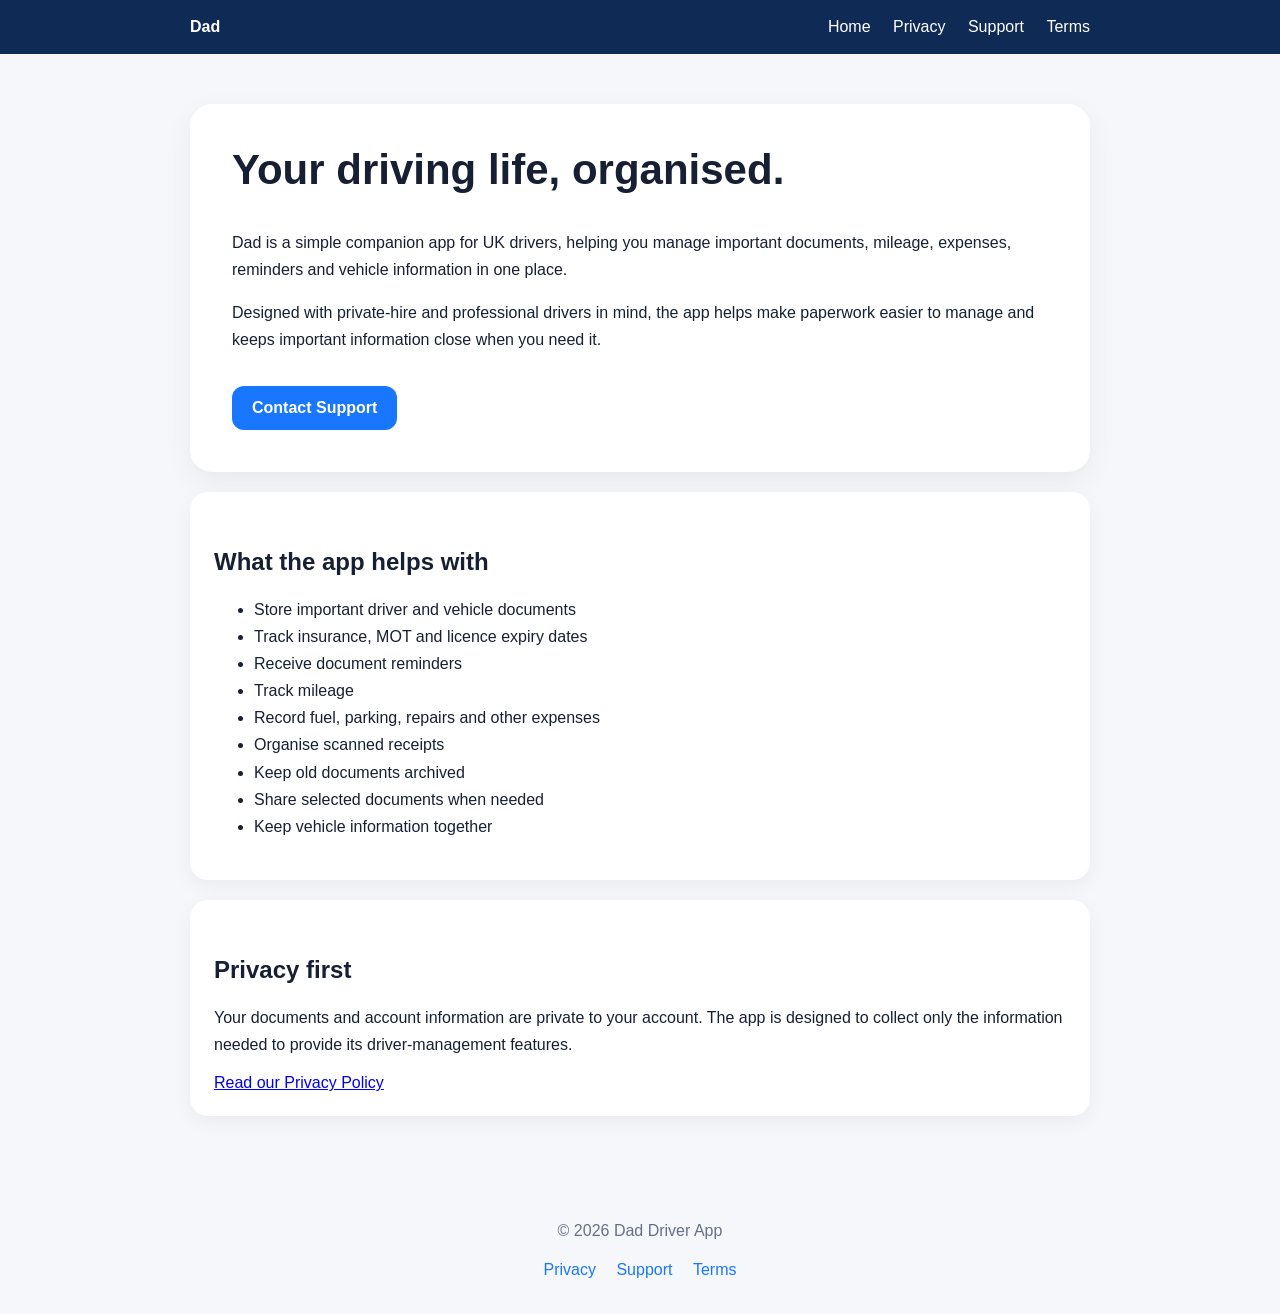
<file: index.html>
<!DOCTYPE html>
<html lang="en">
<head>
    <meta charset="UTF-8">
    <meta name="viewport" content="width=device-width, initial-scale=1.0">

    <title>Dad - Driver Companion</title>

    <link rel="stylesheet" href="style.css">
</head>

<body>

<header>
    <nav>
        <strong>Dad</strong>

        <div>
            <a href="index.html">Home</a>
            <a href="privacy.html">Privacy</a>
            <a href="support.html">Support</a>
            <a href="terms.html">Terms</a>
        </div>
    </nav>
</header>

<main>

    <section class="hero">

        <h1>Your driving life, organised.</h1>

        <p>
            Dad is a simple companion app for UK drivers,
            helping you manage important documents, mileage,
            expenses, reminders and vehicle information in one place.
        </p>

        <p>
            Designed with private-hire and professional drivers in mind,
            the app helps make paperwork easier to manage and keeps
            important information close when you need it.
        </p>

        <a class="button" href="support.html">
            Contact Support
        </a>

    </section>

    <section class="card">

        <h2>What the app helps with</h2>

        <ul>
            <li>Store important driver and vehicle documents</li>
            <li>Track insurance, MOT and licence expiry dates</li>
            <li>Receive document reminders</li>
            <li>Track mileage</li>
            <li>Record fuel, parking, repairs and other expenses</li>
            <li>Organise scanned receipts</li>
            <li>Keep old documents archived</li>
            <li>Share selected documents when needed</li>
            <li>Keep vehicle information together</li>
        </ul>

    </section>

    <section class="card">

        <h2>Privacy first</h2>

        <p>
            Your documents and account information are private to your
            account. The app is designed to collect only the information
            needed to provide its driver-management features.
        </p>

        <a href="privacy.html">
            Read our Privacy Policy
        </a>

    </section>

</main>

<footer>

    <p>
        © 2026 Dad Driver App
    </p>

    <a href="privacy.html">Privacy</a>
    <a href="support.html">Support</a>
    <a href="terms.html">Terms</a>

</footer>

</body>
</html>
</file>
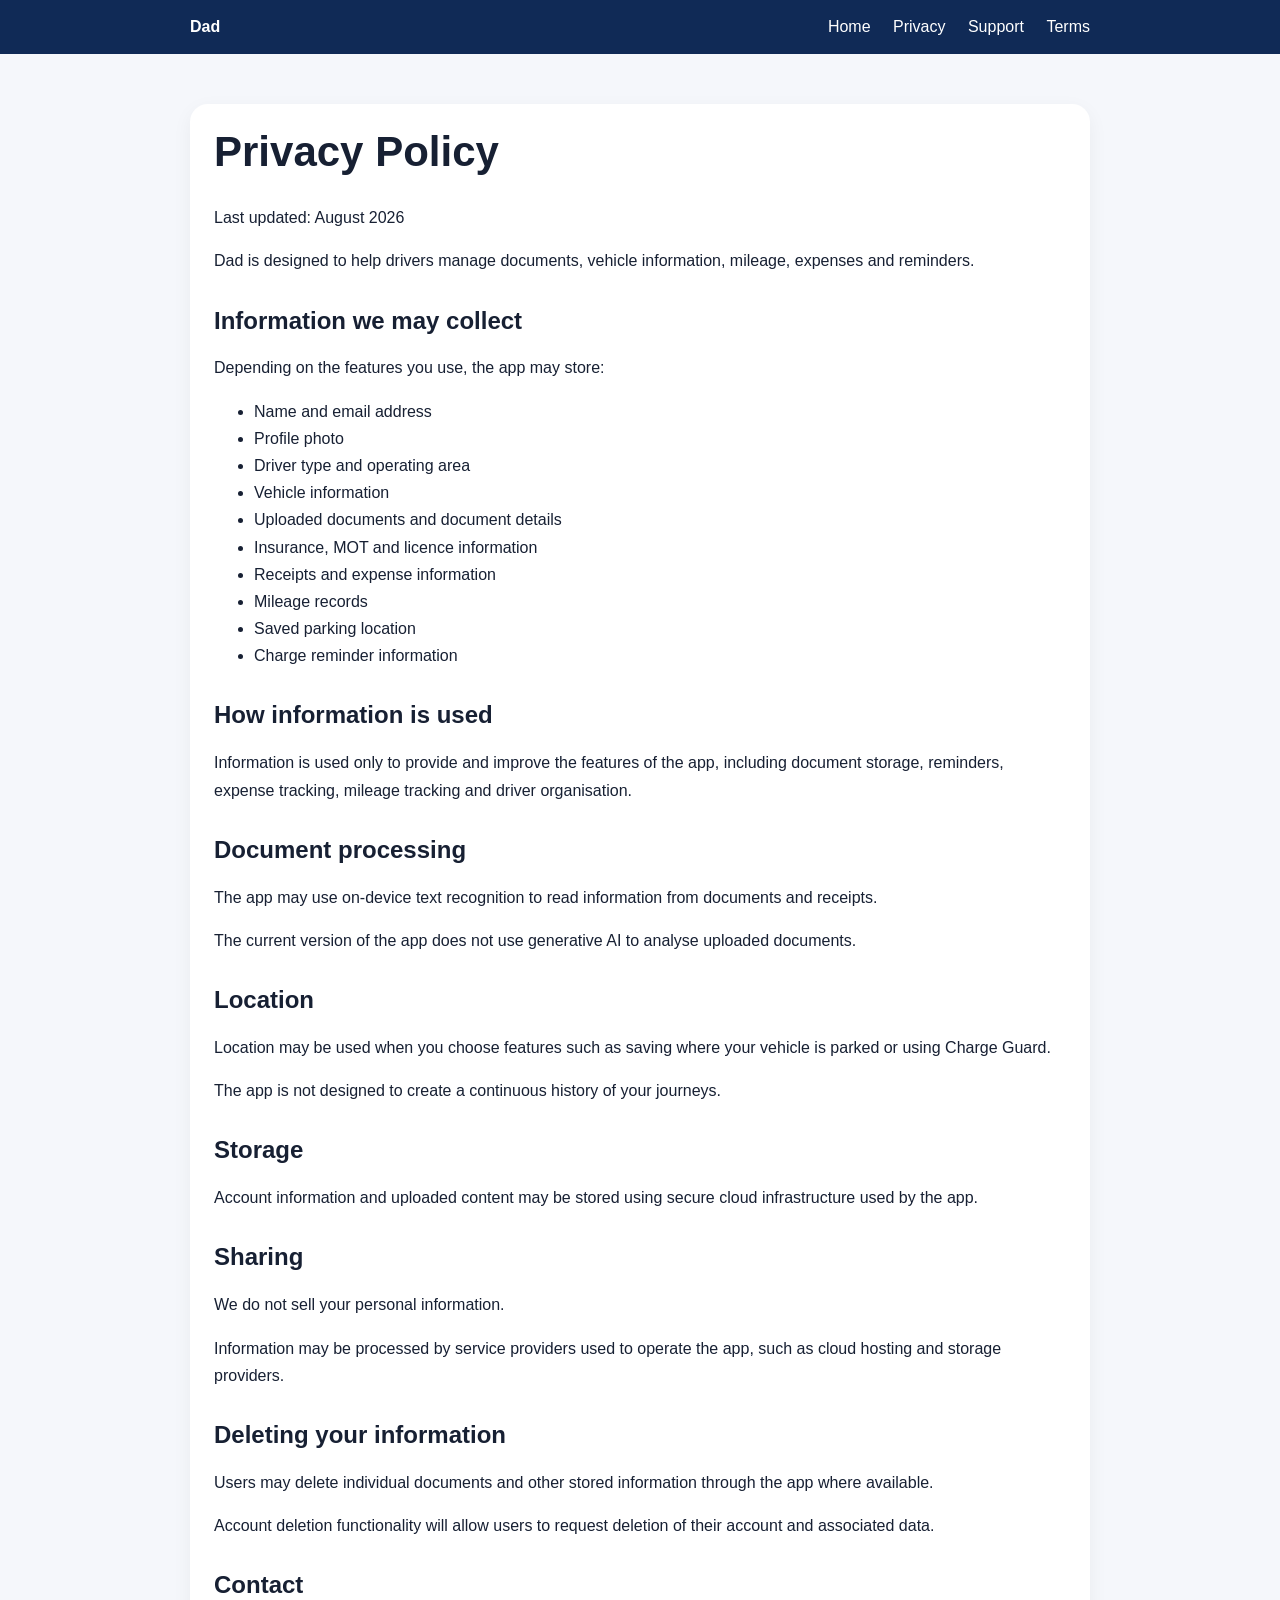
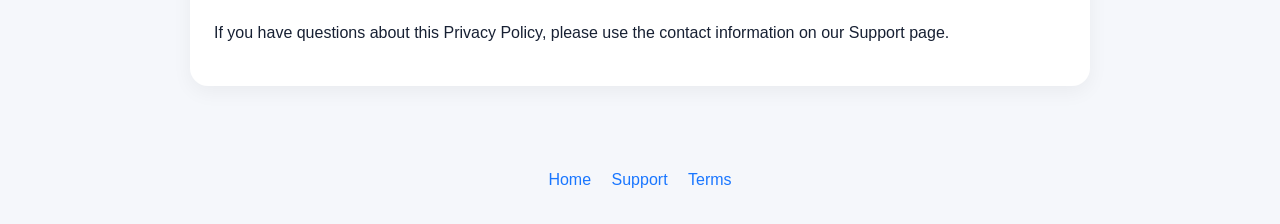
<file: privacy.html>
<!DOCTYPE html>
<html lang="en">
<head>
    <meta charset="UTF-8">
    <meta name="viewport" content="width=device-width, initial-scale=1.0">

    <title>Privacy Policy - Dad</title>

    <link rel="stylesheet" href="style.css">
</head>

<body>

<header>
    <nav>
        <strong>Dad</strong>

        <div>
            <a href="index.html">Home</a>
            <a href="privacy.html">Privacy</a>
            <a href="support.html">Support</a>
            <a href="terms.html">Terms</a>
        </div>
    </nav>
</header>

<main>

    <div class="card">

        <h1>Privacy Policy</h1>

        <p>
            Last updated: August 2026
        </p>

        <p>
            Dad is designed to help drivers manage documents,
            vehicle information, mileage, expenses and reminders.
        </p>

        <h2>Information we may collect</h2>

        <p>
            Depending on the features you use, the app may store:
        </p>

        <ul>
            <li>Name and email address</li>
            <li>Profile photo</li>
            <li>Driver type and operating area</li>
            <li>Vehicle information</li>
            <li>Uploaded documents and document details</li>
            <li>Insurance, MOT and licence information</li>
            <li>Receipts and expense information</li>
            <li>Mileage records</li>
            <li>Saved parking location</li>
            <li>Charge reminder information</li>
        </ul>

        <h2>How information is used</h2>

        <p>
            Information is used only to provide and improve the
            features of the app, including document storage,
            reminders, expense tracking, mileage tracking and
            driver organisation.
        </p>

        <h2>Document processing</h2>

        <p>
            The app may use on-device text recognition to read
            information from documents and receipts.
        </p>

        <p>
            The current version of the app does not use generative AI
            to analyse uploaded documents.
        </p>

        <h2>Location</h2>

        <p>
            Location may be used when you choose features such as
            saving where your vehicle is parked or using Charge Guard.
        </p>

        <p>
            The app is not designed to create a continuous history
            of your journeys.
        </p>

        <h2>Storage</h2>

        <p>
            Account information and uploaded content may be stored
            using secure cloud infrastructure used by the app.
        </p>

        <h2>Sharing</h2>

        <p>
            We do not sell your personal information.
        </p>

        <p>
            Information may be processed by service providers used
            to operate the app, such as cloud hosting and storage
            providers.
        </p>

        <h2>Deleting your information</h2>

        <p>
            Users may delete individual documents and other stored
            information through the app where available.
        </p>

        <p>
            Account deletion functionality will allow users to
            request deletion of their account and associated data.
        </p>

        <h2>Contact</h2>

        <p>
            If you have questions about this Privacy Policy,
            please use the contact information on our Support page.
        </p>

    </div>

</main>

<footer>

    <a href="index.html">Home</a>
    <a href="support.html">Support</a>
    <a href="terms.html">Terms</a>

</footer>

</body>
</html>
</file>
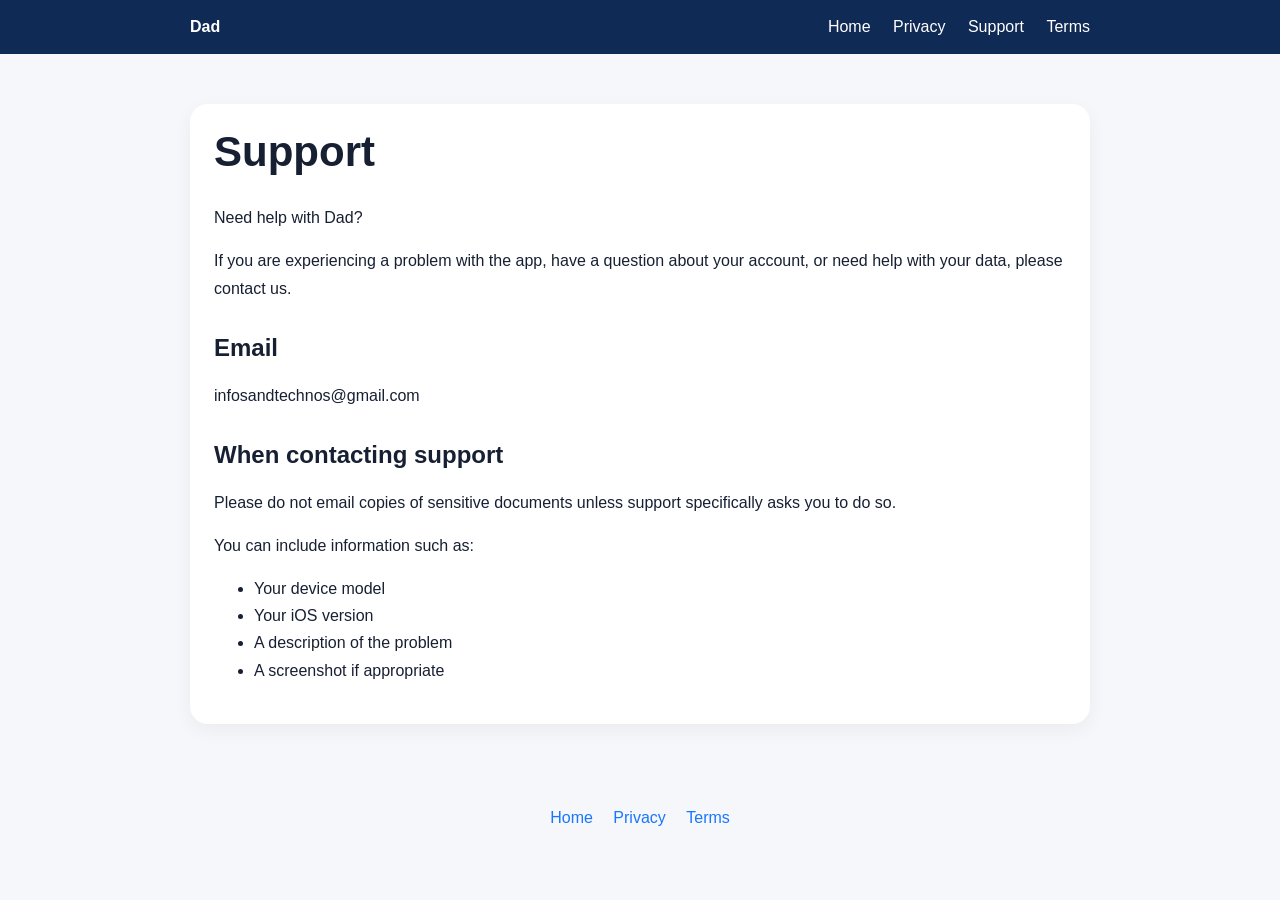
<file: support.html>
<!DOCTYPE html>
<html lang="en">
<head>
    <meta charset="UTF-8">
    <meta name="viewport" content="width=device-width, initial-scale=1.0">

    <title>Support - Dad</title>

    <link rel="stylesheet" href="style.css">
</head>

<body>

<header>
    <nav>
        <strong>Dad</strong>

        <div>
            <a href="index.html">Home</a>
            <a href="privacy.html">Privacy</a>
            <a href="support.html">Support</a>
            <a href="terms.html">Terms</a>
        </div>
    </nav>
</header>

<main>

    <div class="card">

        <h1>Support</h1>

        <p>
            Need help with Dad?
        </p>

        <p>
            If you are experiencing a problem with the app,
            have a question about your account, or need help
            with your data, please contact us.
        </p>

        <h2>Email</h2>

        <p>
            infosandtechnos@gmail.com
        </p>

        <h2>When contacting support</h2>

        <p>
            Please do not email copies of sensitive documents
            unless support specifically asks you to do so.
        </p>

        <p>
            You can include information such as:
        </p>

        <ul>
            <li>Your device model</li>
            <li>Your iOS version</li>
            <li>A description of the problem</li>
            <li>A screenshot if appropriate</li>
        </ul>

    </div>

</main>

<footer>

    <a href="index.html">Home</a>
    <a href="privacy.html">Privacy</a>
    <a href="terms.html">Terms</a>

</footer>

</body>
</html>
</file>
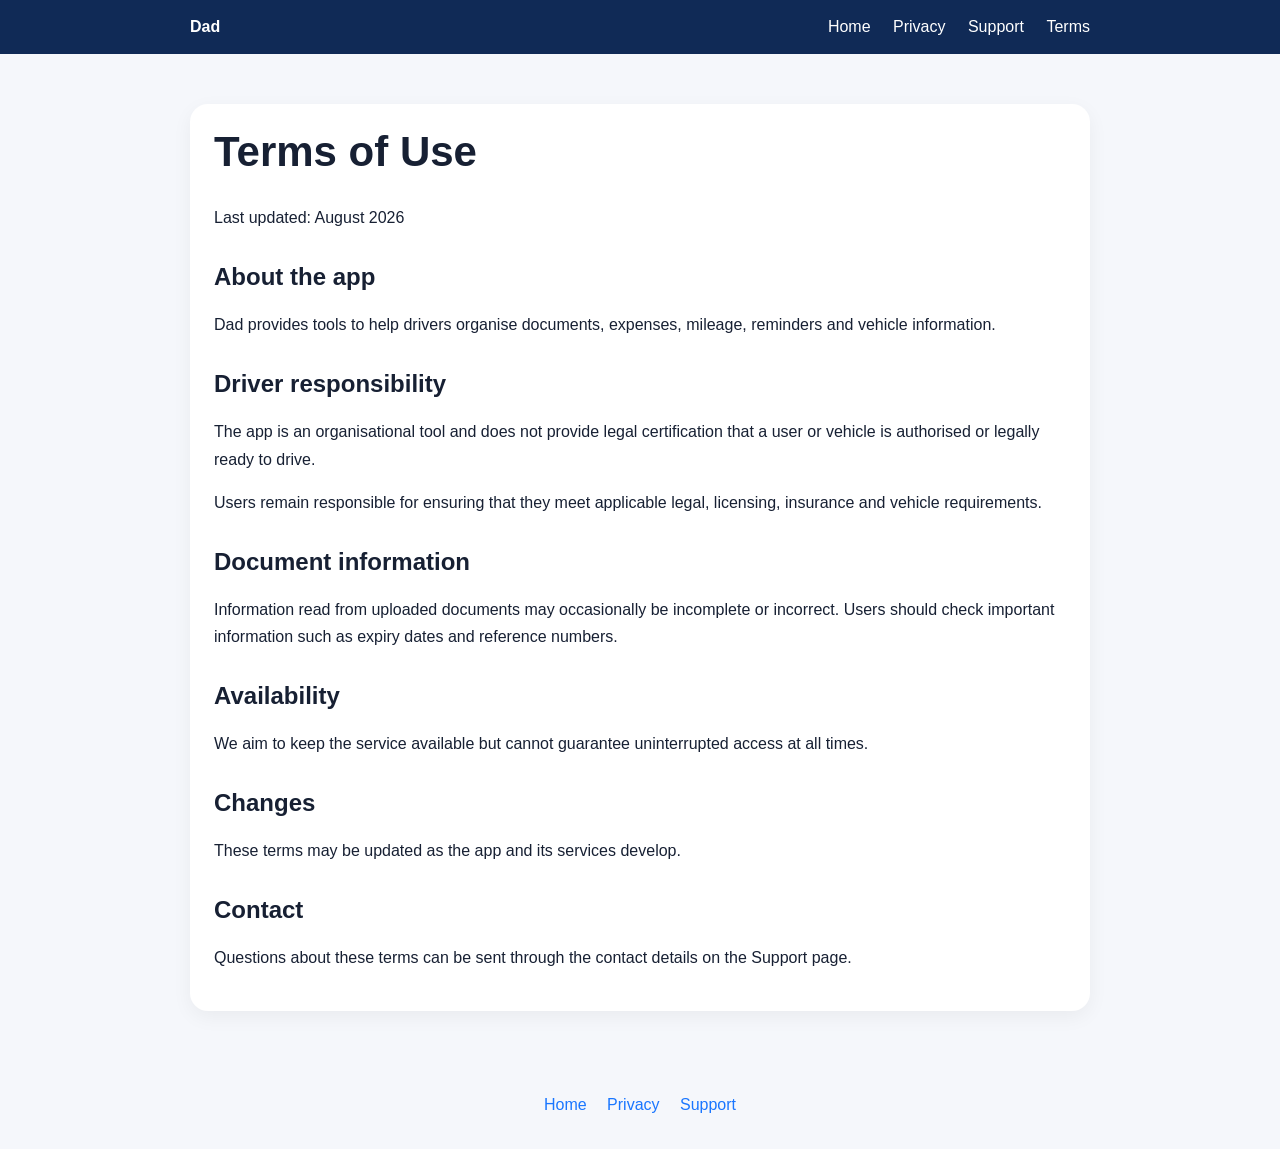
<file: terms.html>
<!DOCTYPE html>
<html lang="en">
<head>
    <meta charset="UTF-8">
    <meta name="viewport" content="width=device-width, initial-scale=1.0">

    <title>Terms of Use - Dad</title>

    <link rel="stylesheet" href="style.css">
</head>

<body>

<header>
    <nav>
        <strong>Dad</strong>

        <div>
            <a href="index.html">Home</a>
            <a href="privacy.html">Privacy</a>
            <a href="support.html">Support</a>
            <a href="terms.html">Terms</a>
        </div>
    </nav>
</header>

<main>

    <div class="card">

        <h1>Terms of Use</h1>

        <p>
            Last updated: August 2026
        </p>

        <h2>About the app</h2>

        <p>
            Dad provides tools to help drivers organise documents,
            expenses, mileage, reminders and vehicle information.
        </p>

        <h2>Driver responsibility</h2>

        <p>
            The app is an organisational tool and does not provide
            legal certification that a user or vehicle is authorised
            or legally ready to drive.
        </p>

        <p>
            Users remain responsible for ensuring that they meet
            applicable legal, licensing, insurance and vehicle
            requirements.
        </p>

        <h2>Document information</h2>

        <p>
            Information read from uploaded documents may occasionally
            be incomplete or incorrect. Users should check important
            information such as expiry dates and reference numbers.
        </p>

        <h2>Availability</h2>

        <p>
            We aim to keep the service available but cannot guarantee
            uninterrupted access at all times.
        </p>

        <h2>Changes</h2>

        <p>
            These terms may be updated as the app and its services
            develop.
        </p>

        <h2>Contact</h2>

        <p>
            Questions about these terms can be sent through the
            contact details on the Support page.
        </p>

    </div>

</main>

<footer>

    <a href="index.html">Home</a>
    <a href="privacy.html">Privacy</a>
    <a href="support.html">Support</a>

</footer>

</body>
</html>
</file>
<file: style.css>
body {
    margin: 0;
    font-family: -apple-system, BlinkMacSystemFont, "Segoe UI", sans-serif;
    background: #f5f7fb;
    color: #172033;
}

header {
    background: #102a56;
    color: white;
    padding: 18px 24px;
}

nav {
    max-width: 900px;
    margin: auto;
    display: flex;
    justify-content: space-between;
    align-items: center;
}

nav a {
    color: white;
    text-decoration: none;
    margin-left: 18px;
}

main {
    max-width: 900px;
    margin: 50px auto;
    padding: 0 20px;
}

.hero {
    background: white;
    padding: 42px;
    border-radius: 22px;
    box-shadow: 0 10px 30px rgba(0,0,0,0.06);
}

h1 {
    font-size: 42px;
    margin-top: 0;
}

h2 {
    margin-top: 32px;
}

p, li {
    line-height: 1.7;
}

.button {
    display: inline-block;
    margin-top: 16px;
    background: #1976ff;
    color: white;
    padding: 13px 20px;
    border-radius: 12px;
    text-decoration: none;
    font-weight: 600;
}

.card {
    background: white;
    padding: 24px;
    border-radius: 18px;
    margin-top: 20px;
    box-shadow: 0 6px 20px rgba(0,0,0,0.05);
}

footer {
    text-align: center;
    padding: 35px 20px;
    color: #667085;
}

footer a {
    color: #1976ff;
    text-decoration: none;
    margin: 0 8px;
}
</file>
